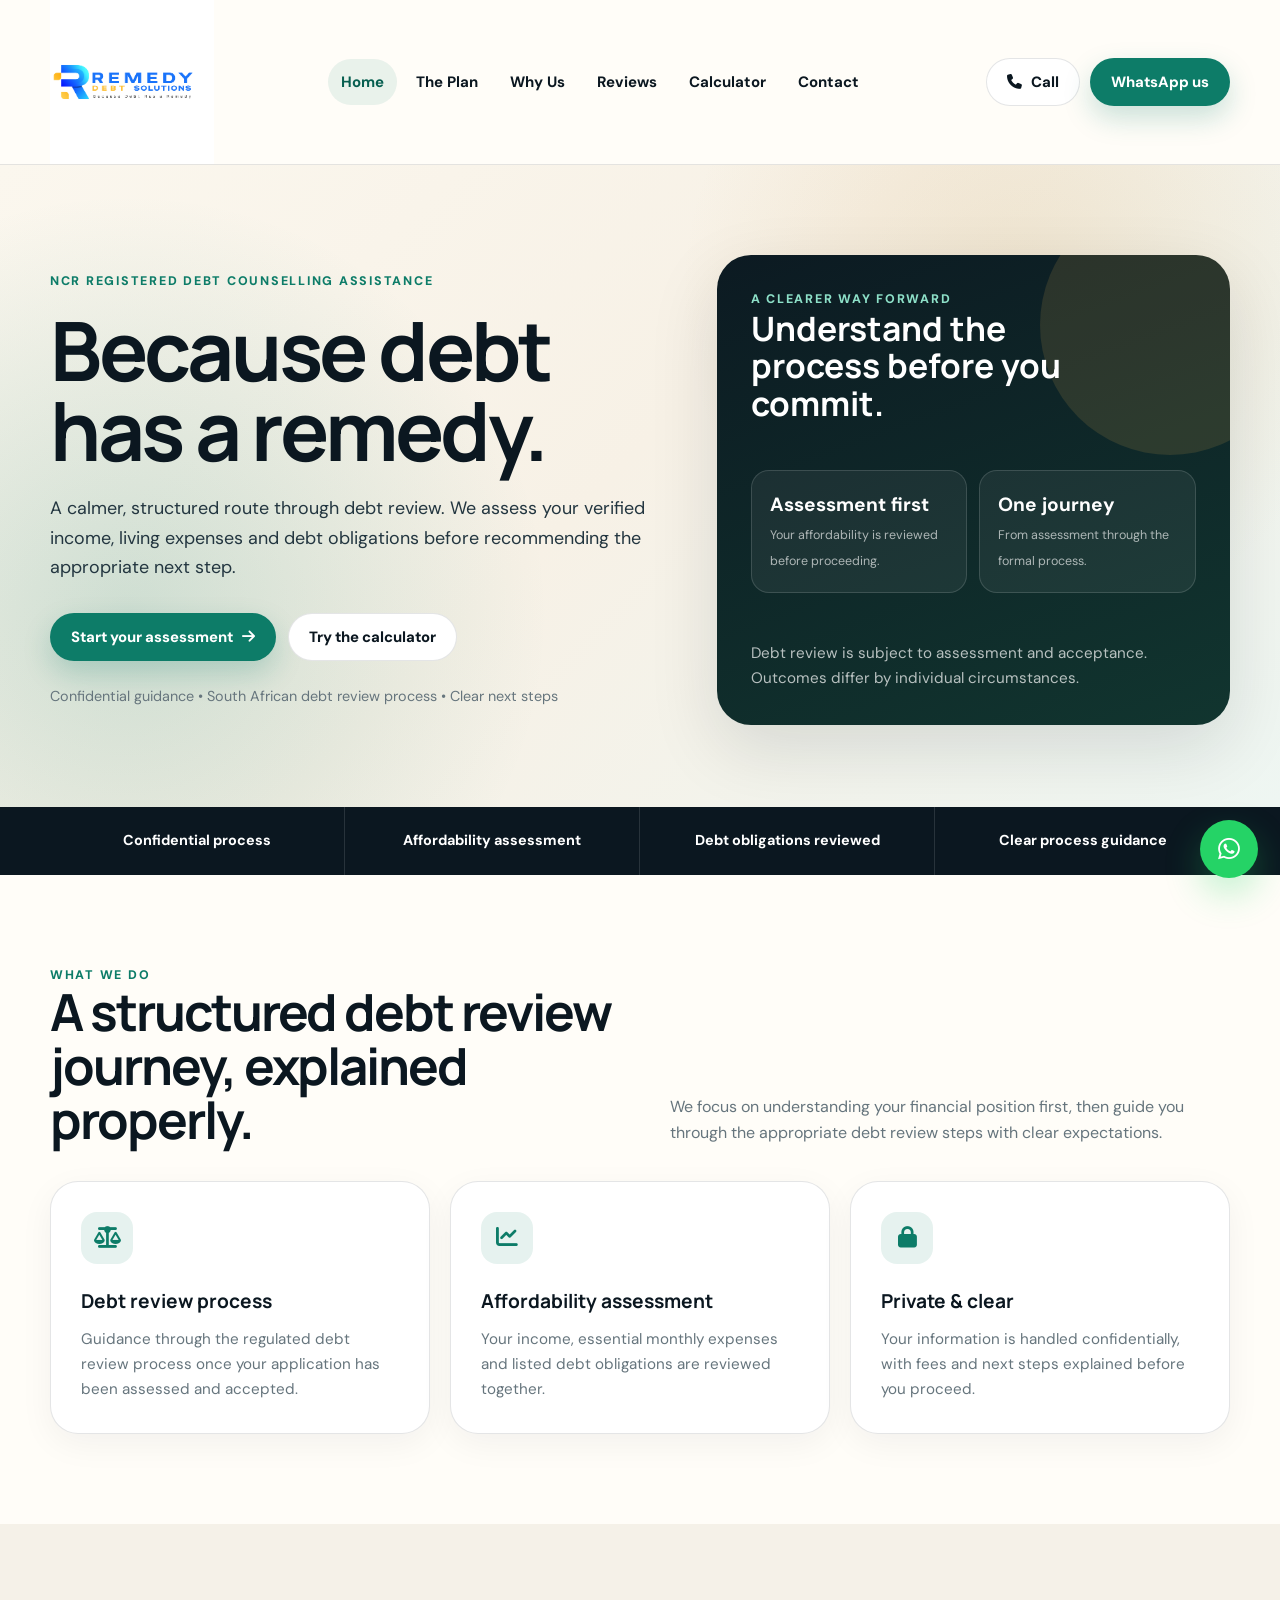
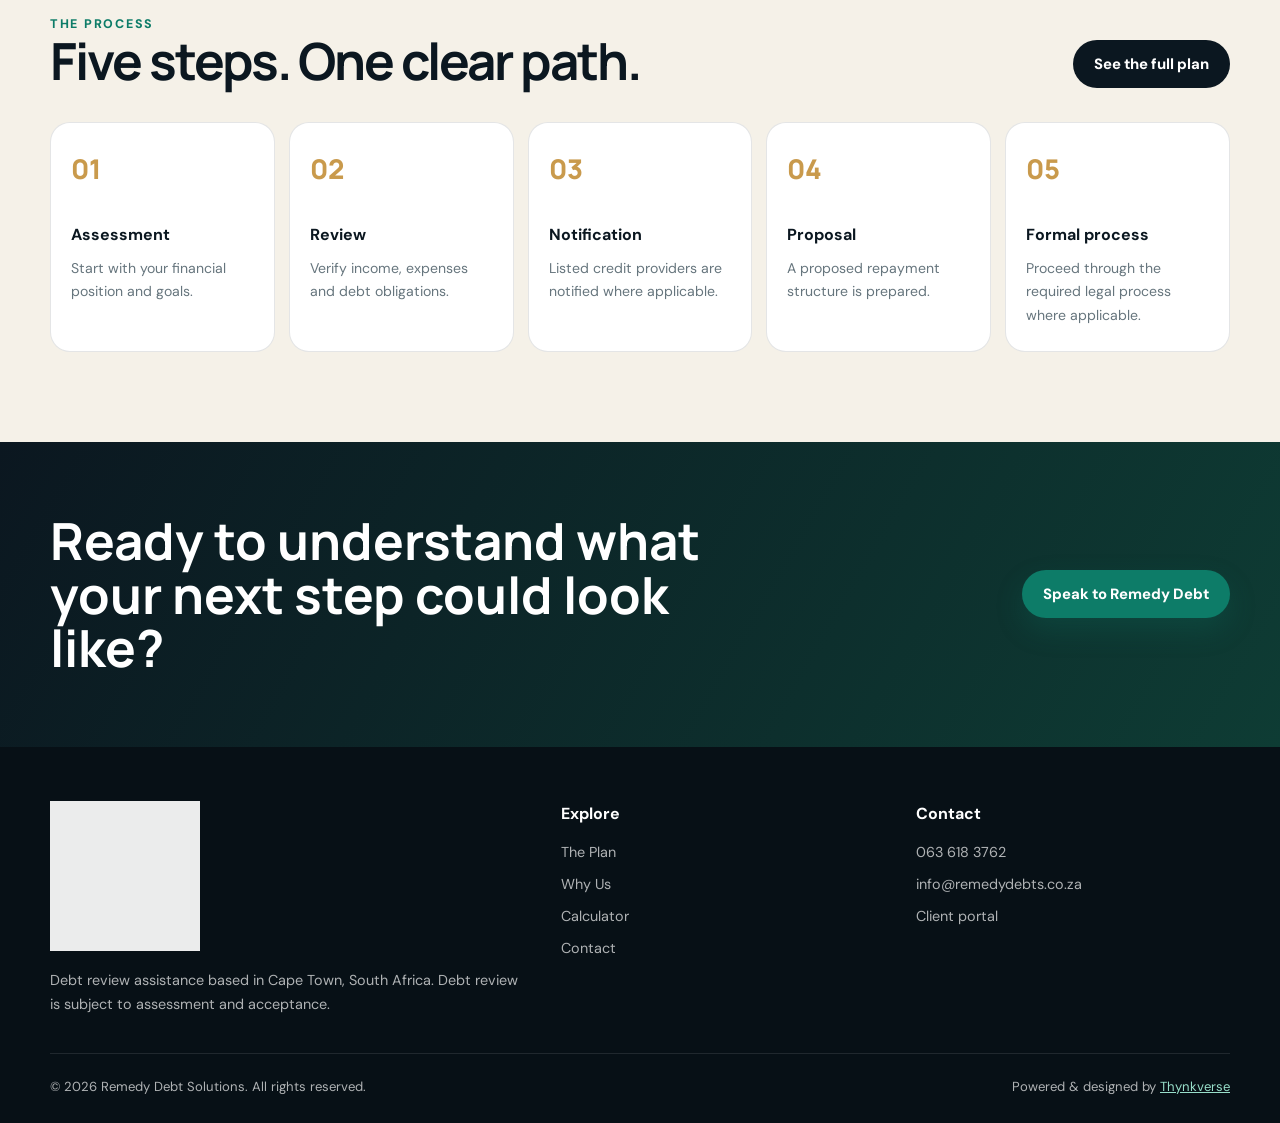
<file: index.html>
<!doctype html><html lang="en"><head><meta charset="utf-8"><meta name="viewport" content="width=device-width,initial-scale=1"><meta name="description" content="Remedy Debt Solutions provides confidential debt review assistance in South Africa."><title>Remedy Debt Solutions | Debt Review South Africa</title><link rel="stylesheet" href="/assets/css/style.css"><link rel="stylesheet" href="https://cdnjs.cloudflare.com/ajax/libs/font-awesome/6.5.0/css/all.min.css"></head><body>
<header class="site-header"><div class="container header-inner"><a class="brand" href="/"><img src="/Remedy%20Debt%20Solutions%20Logo.png" alt="Remedy Debt Solutions"></a><button class="menu-toggle" data-menu-toggle aria-expanded="false" aria-label="Open menu"><i class="fa-solid fa-bars"></i></button><nav class="main-nav" data-nav><a class="active" href="/">Home</a><a href="/the-plan">The Plan</a><a href="/why-us">Why Us</a><a href="/reviews">Reviews</a><a href="/calculator">Calculator</a><a href="/contact">Contact</a></nav><div class="header-actions"><a class="btn btn-light" href="tel:+27636183762"><i class="fa-solid fa-phone"></i> Call</a><a class="btn btn-primary" href="https://wa.me/27636183762" target="_blank">WhatsApp us</a></div></div></header>
<main><section class="hero"><div class="container hero-grid"><div><div class="eyebrow">NCR registered debt counselling assistance</div><h1>Because debt has a remedy.</h1><p>A calmer, structured route through debt review. We assess your verified income, living expenses and debt obligations before recommending the appropriate next step.</p><div class="hero-actions"><a class="btn btn-primary" href="/contact">Start your assessment <i class="fa-solid fa-arrow-right"></i></a><a class="btn btn-light" href="/calculator">Try the calculator</a></div><div class="hero-note">Confidential guidance • South African debt review process • Clear next steps</div></div><aside class="hero-card"><div><div class="eyebrow" style="color:#8de0c8">A clearer way forward</div><h2>Understand the process before you commit.</h2></div><div class="metric-row"><div class="metric"><strong>Assessment first</strong><span>Your affordability is reviewed before proceeding.</span></div><div class="metric"><strong>One journey</strong><span>From assessment through the formal process.</span></div></div><p>Debt review is subject to assessment and acceptance. Outcomes differ by individual circumstances.</p></aside></div></section>
<section class="trust-strip"><div class="container trust-grid"><div class="trust-item">Confidential process</div><div class="trust-item">Affordability assessment</div><div class="trust-item">Debt obligations reviewed</div><div class="trust-item">Clear process guidance</div></div></section>
<section class="section"><div class="container"><div class="section-head"><div><div class="eyebrow">What we do</div><h2 class="section-title">A structured debt review journey, explained properly.</h2></div><p class="section-copy">We focus on understanding your financial position first, then guide you through the appropriate debt review steps with clear expectations.</p></div><div class="card-grid"><article class="card"><div class="card-icon"><i class="fa-solid fa-scale-balanced"></i></div><h3>Debt review process</h3><p>Guidance through the regulated debt review process once your application has been assessed and accepted.</p></article><article class="card"><div class="card-icon"><i class="fa-solid fa-chart-line"></i></div><h3>Affordability assessment</h3><p>Your income, essential monthly expenses and listed debt obligations are reviewed together.</p></article><article class="card"><div class="card-icon"><i class="fa-solid fa-lock"></i></div><h3>Private & clear</h3><p>Your information is handled confidentially, with fees and next steps explained before you proceed.</p></article></div></div></section>
<section class="section alt"><div class="container"><div class="section-head"><div><div class="eyebrow">The process</div><h2 class="section-title">Five steps. One clear path.</h2></div><a class="btn btn-dark" href="/the-plan">See the full plan</a></div><div class="process"><div class="process-step"><h3>Assessment</h3><p>Start with your financial position and goals.</p></div><div class="process-step"><h3>Review</h3><p>Verify income, expenses and debt obligations.</p></div><div class="process-step"><h3>Notification</h3><p>Listed credit providers are notified where applicable.</p></div><div class="process-step"><h3>Proposal</h3><p>A proposed repayment structure is prepared.</p></div><div class="process-step"><h3>Formal process</h3><p>Proceed through the required legal process where applicable.</p></div></div></div></section>
<section class="cta-band"><div class="container cta-inner"><h2>Ready to understand what your next step could look like?</h2><a class="btn btn-primary" href="/contact">Speak to Remedy Debt</a></div></section></main>
<footer class="site-footer"><div class="container"><div class="footer-grid"><div class="footer-brand"><img src="/Remedy%20Debt%20Solutions%20Logo.png" alt="Remedy Debt Solutions"><p>Debt review assistance based in Cape Town, South Africa. Debt review is subject to assessment and acceptance.</p></div><div class="footer-col"><h4>Explore</h4><a href="/the-plan">The Plan</a><a href="/why-us">Why Us</a><a href="/calculator">Calculator</a><a href="/contact">Contact</a></div><div class="footer-col"><h4>Contact</h4><a href="tel:+27636183762">063 618 3762</a><a href="mailto:info@remedydebts.co.za">info@remedydebts.co.za</a><a href="/portal">Client portal</a></div></div><div class="footer-bottom"><span>© <span data-year></span> Remedy Debt Solutions. All rights reserved.</span><span>Powered & designed by <a href="https://www.thynkverse.co.za" target="_blank">Thynkverse</a></span></div></div></footer><a class="whatsapp-float" href="https://wa.me/27636183762" target="_blank" aria-label="WhatsApp Remedy Debt"><i class="fa-brands fa-whatsapp"></i></a><script src="/assets/js/site.js"></script></body></html>
</file>
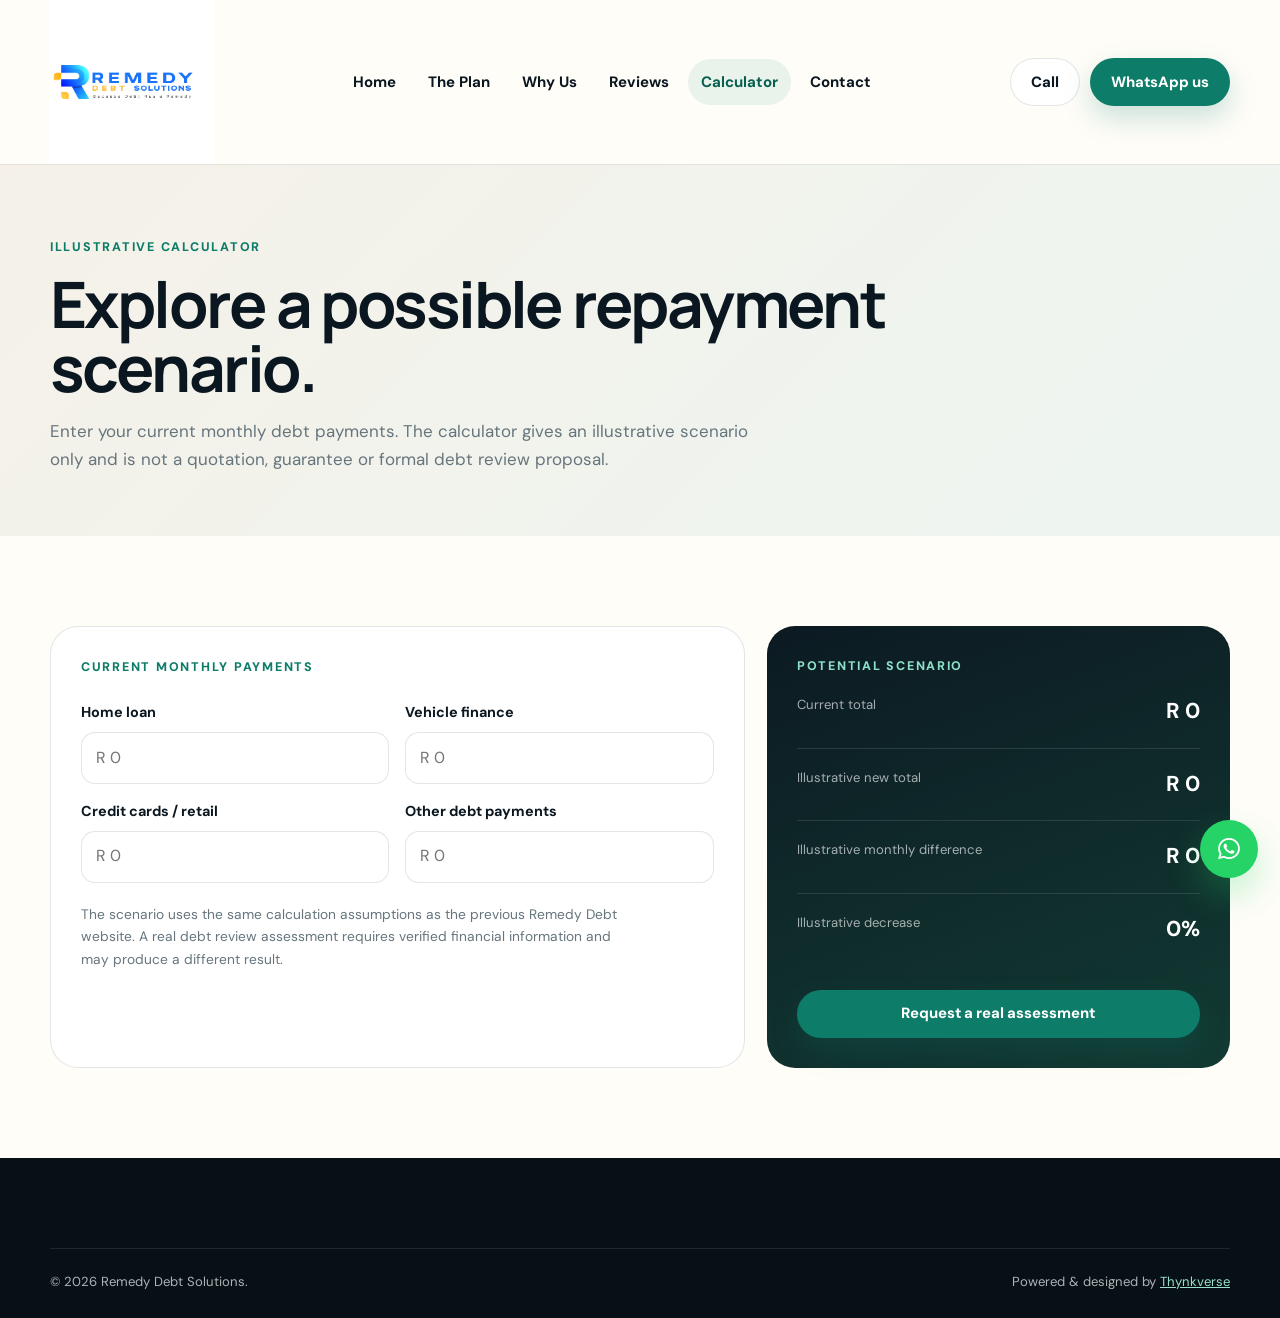
<file: calculator.html>
<!doctype html><html lang="en"><head><meta charset="utf-8"><meta name="viewport" content="width=device-width,initial-scale=1"><title>Calculator | Remedy Debt Solutions</title><link rel="stylesheet" href="/assets/css/style.css"><link rel="stylesheet" href="https://cdnjs.cloudflare.com/ajax/libs/font-awesome/6.5.0/css/all.min.css"></head><body><header class="site-header"><div class="container header-inner"><a class="brand" href="/"><img src="/Remedy%20Debt%20Solutions%20Logo.png" alt="Remedy Debt Solutions"></a><button class="menu-toggle" data-menu-toggle aria-expanded="false"><i class="fa-solid fa-bars"></i></button><nav class="main-nav" data-nav><a href="/">Home</a><a href="/the-plan">The Plan</a><a href="/why-us">Why Us</a><a href="/reviews">Reviews</a><a class="active" href="/calculator">Calculator</a><a href="/contact">Contact</a></nav><div class="header-actions"><a class="btn btn-light" href="tel:+27636183762">Call</a><a class="btn btn-primary" href="https://wa.me/27636183762" target="_blank">WhatsApp us</a></div></div></header><main><section class="page-hero"><div class="container"><div class="eyebrow">Illustrative calculator</div><h1>Explore a possible repayment scenario.</h1><p>Enter your current monthly debt payments. The calculator gives an illustrative scenario only and is not a quotation, guarantee or formal debt review proposal.</p></div></section><section class="section"><div class="container calc-wrap"><div class="calc-card"><div class="eyebrow">Current monthly payments</div><div class="calc-grid"><div class="field"><label for="home">Home loan</label><input id="home" type="number" min="0" placeholder="R 0"></div><div class="field"><label for="vehicle">Vehicle finance</label><input id="vehicle" type="number" min="0" placeholder="R 0"></div><div class="field"><label for="credit">Credit cards / retail</label><input id="credit" type="number" min="0" placeholder="R 0"></div><div class="field"><label for="other">Other debt payments</label><input id="other" type="number" min="0" placeholder="R 0"></div></div><p class="section-copy" style="margin-top:20px;font-size:.86rem">The scenario uses the same calculation assumptions as the previous Remedy Debt website. A real debt review assessment requires verified financial information and may produce a different result.</p></div><aside class="result-card"><div class="eyebrow" style="color:#8de0c8">Potential scenario</div><div class="result-row"><span>Current total</span><strong id="total">R 0</strong></div><div class="result-row"><span>Illustrative new total</span><strong id="new-total">R 0</strong></div><div class="result-row"><span>Illustrative monthly difference</span><strong id="savings">R 0</strong></div><div class="result-row"><span>Illustrative decrease</span><strong id="percent">0%</strong></div><a class="btn btn-primary" style="width:100%;margin-top:24px" href="/contact">Request a real assessment</a></aside></div></section></main><footer class="site-footer"><div class="container"><div class="footer-bottom"><span>© <span data-year></span> Remedy Debt Solutions.</span><span>Powered & designed by <a href="https://www.thynkverse.co.za">Thynkverse</a></span></div></div></footer><a class="whatsapp-float" href="https://wa.me/27636183762" target="_blank"><i class="fa-brands fa-whatsapp"></i></a><script src="/assets/js/site.js"></script><script>const fmt=v=>'R '+Math.round(v).toLocaleString('en-ZA');function calc(){const home=+document.getElementById('home').value||0,vehicle=+document.getElementById('vehicle').value||0,credit=+document.getElementById('credit').value||0,other=+document.getElementById('other').value||0,total=home+vehicle+credit+other,newTotal=Math.round(home*.75)+Math.round(vehicle*.72)+Math.round(credit*.30)+Math.round(other*.50),saving=total-newTotal,percent=total?Math.round(saving/total*100):0;document.getElementById('total').textContent=fmt(total);document.getElementById('new-total').textContent=fmt(newTotal);document.getElementById('savings').textContent=fmt(saving);document.getElementById('percent').textContent=percent+'%'}document.querySelectorAll('.field input').forEach(i=>i.addEventListener('input',calc));</script></body></html>
</file>
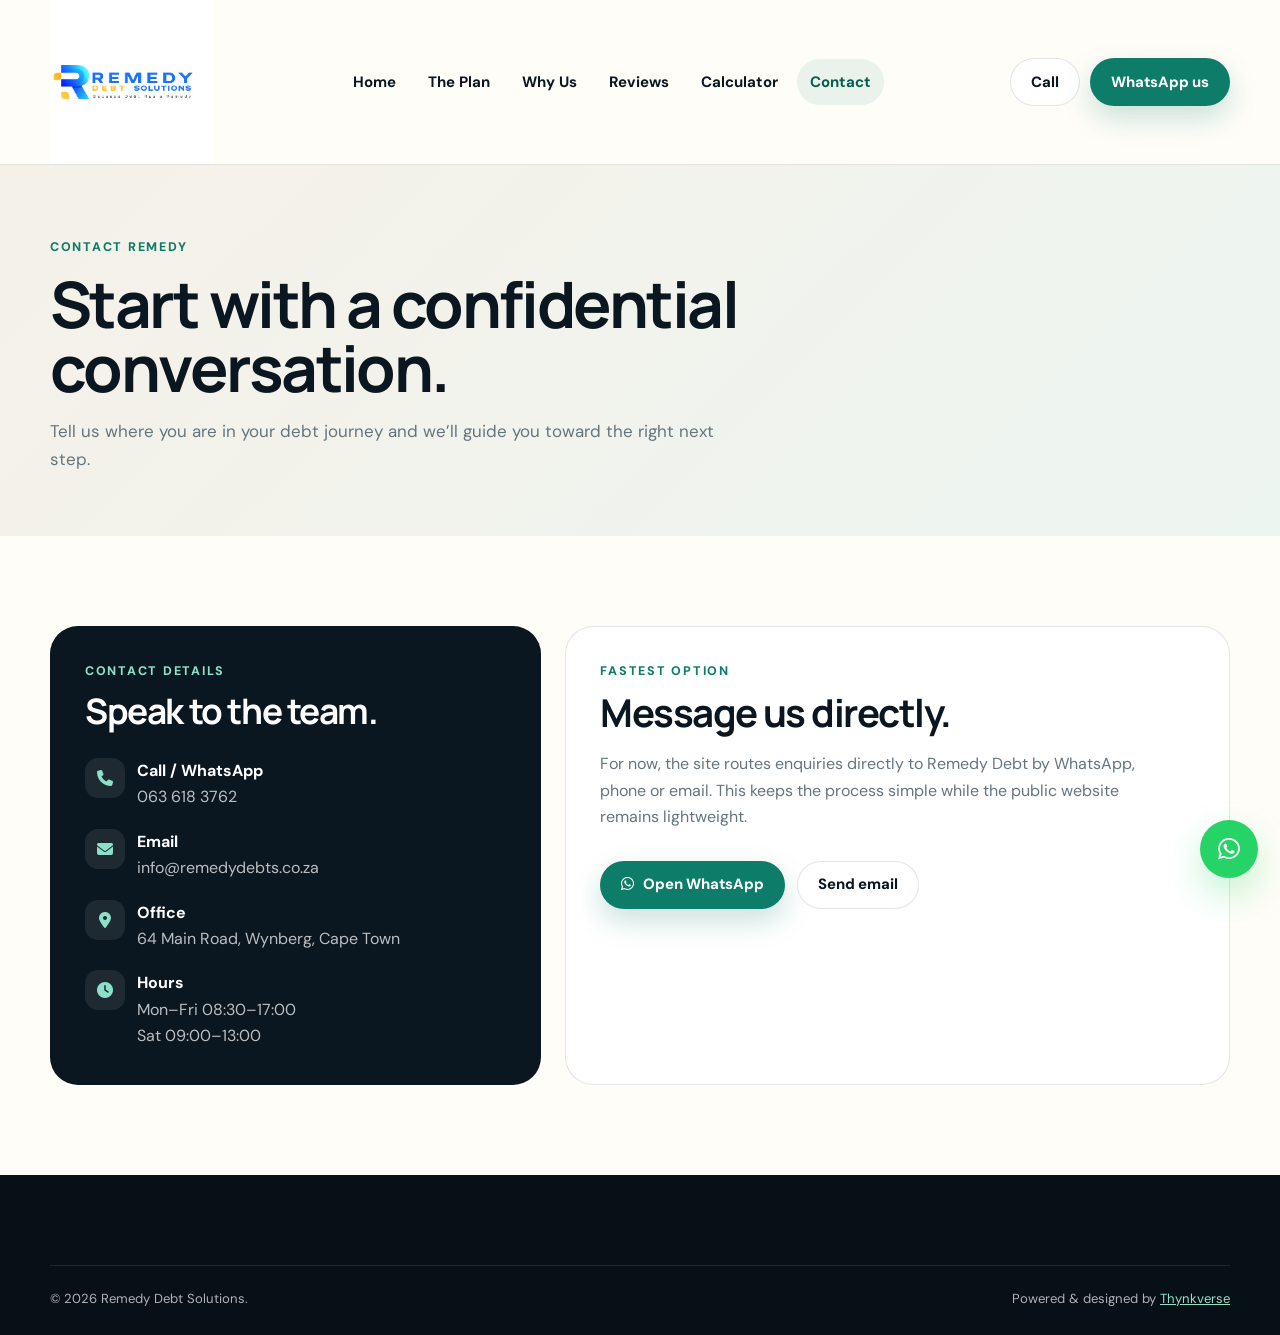
<file: contact.html>
<!doctype html><html lang="en"><head><meta charset="utf-8"><meta name="viewport" content="width=device-width,initial-scale=1"><title>Contact | Remedy Debt Solutions</title><link rel="stylesheet" href="/assets/css/style.css"><link rel="stylesheet" href="https://cdnjs.cloudflare.com/ajax/libs/font-awesome/6.5.0/css/all.min.css"></head><body><header class="site-header"><div class="container header-inner"><a class="brand" href="/"><img src="/Remedy%20Debt%20Solutions%20Logo.png" alt="Remedy Debt Solutions"></a><button class="menu-toggle" data-menu-toggle aria-expanded="false"><i class="fa-solid fa-bars"></i></button><nav class="main-nav" data-nav><a href="/">Home</a><a href="/the-plan">The Plan</a><a href="/why-us">Why Us</a><a href="/reviews">Reviews</a><a href="/calculator">Calculator</a><a class="active" href="/contact">Contact</a></nav><div class="header-actions"><a class="btn btn-light" href="tel:+27636183762">Call</a><a class="btn btn-primary" href="https://wa.me/27636183762" target="_blank">WhatsApp us</a></div></div></header><main><section class="page-hero"><div class="container"><div class="eyebrow">Contact Remedy</div><h1>Start with a confidential conversation.</h1><p>Tell us where you are in your debt journey and we’ll guide you toward the right next step.</p></div></section><section class="section"><div class="container contact-grid"><div class="contact-card"><div class="eyebrow" style="color:#8de0c8">Contact details</div><h2 class="section-title" style="font-size:2.2rem;margin-top:12px">Speak to the team.</h2><div class="contact-list"><div class="contact-row"><i class="fa-solid fa-phone"></i><div><strong>Call / WhatsApp</strong><br><a href="tel:+27636183762">063 618 3762</a></div></div><div class="contact-row"><i class="fa-solid fa-envelope"></i><div><strong>Email</strong><br><a href="mailto:info@remedydebts.co.za">info@remedydebts.co.za</a></div></div><div class="contact-row"><i class="fa-solid fa-location-dot"></i><div><strong>Office</strong><br><p>64 Main Road, Wynberg, Cape Town</p></div></div><div class="contact-row"><i class="fa-solid fa-clock"></i><div><strong>Hours</strong><br><p>Mon–Fri 08:30–17:00<br>Sat 09:00–13:00</p></div></div></div></div><div class="form-card"><div class="eyebrow">Fastest option</div><h2 class="section-title" style="font-size:2.4rem;margin:12px 0 18px">Message us directly.</h2><p class="section-copy">For now, the site routes enquiries directly to Remedy Debt by WhatsApp, phone or email. This keeps the process simple while the public website remains lightweight.</p><div class="hero-actions"><a class="btn btn-primary" href="https://wa.me/27636183762" target="_blank"><i class="fa-brands fa-whatsapp"></i> Open WhatsApp</a><a class="btn btn-light" href="mailto:info@remedydebts.co.za">Send email</a></div></div></div></section></main><footer class="site-footer"><div class="container"><div class="footer-bottom"><span>© <span data-year></span> Remedy Debt Solutions.</span><span>Powered & designed by <a href="https://www.thynkverse.co.za">Thynkverse</a></span></div></div></footer><a class="whatsapp-float" href="https://wa.me/27636183762" target="_blank"><i class="fa-brands fa-whatsapp"></i></a><script src="/assets/js/site.js"></script></body></html>
</file>
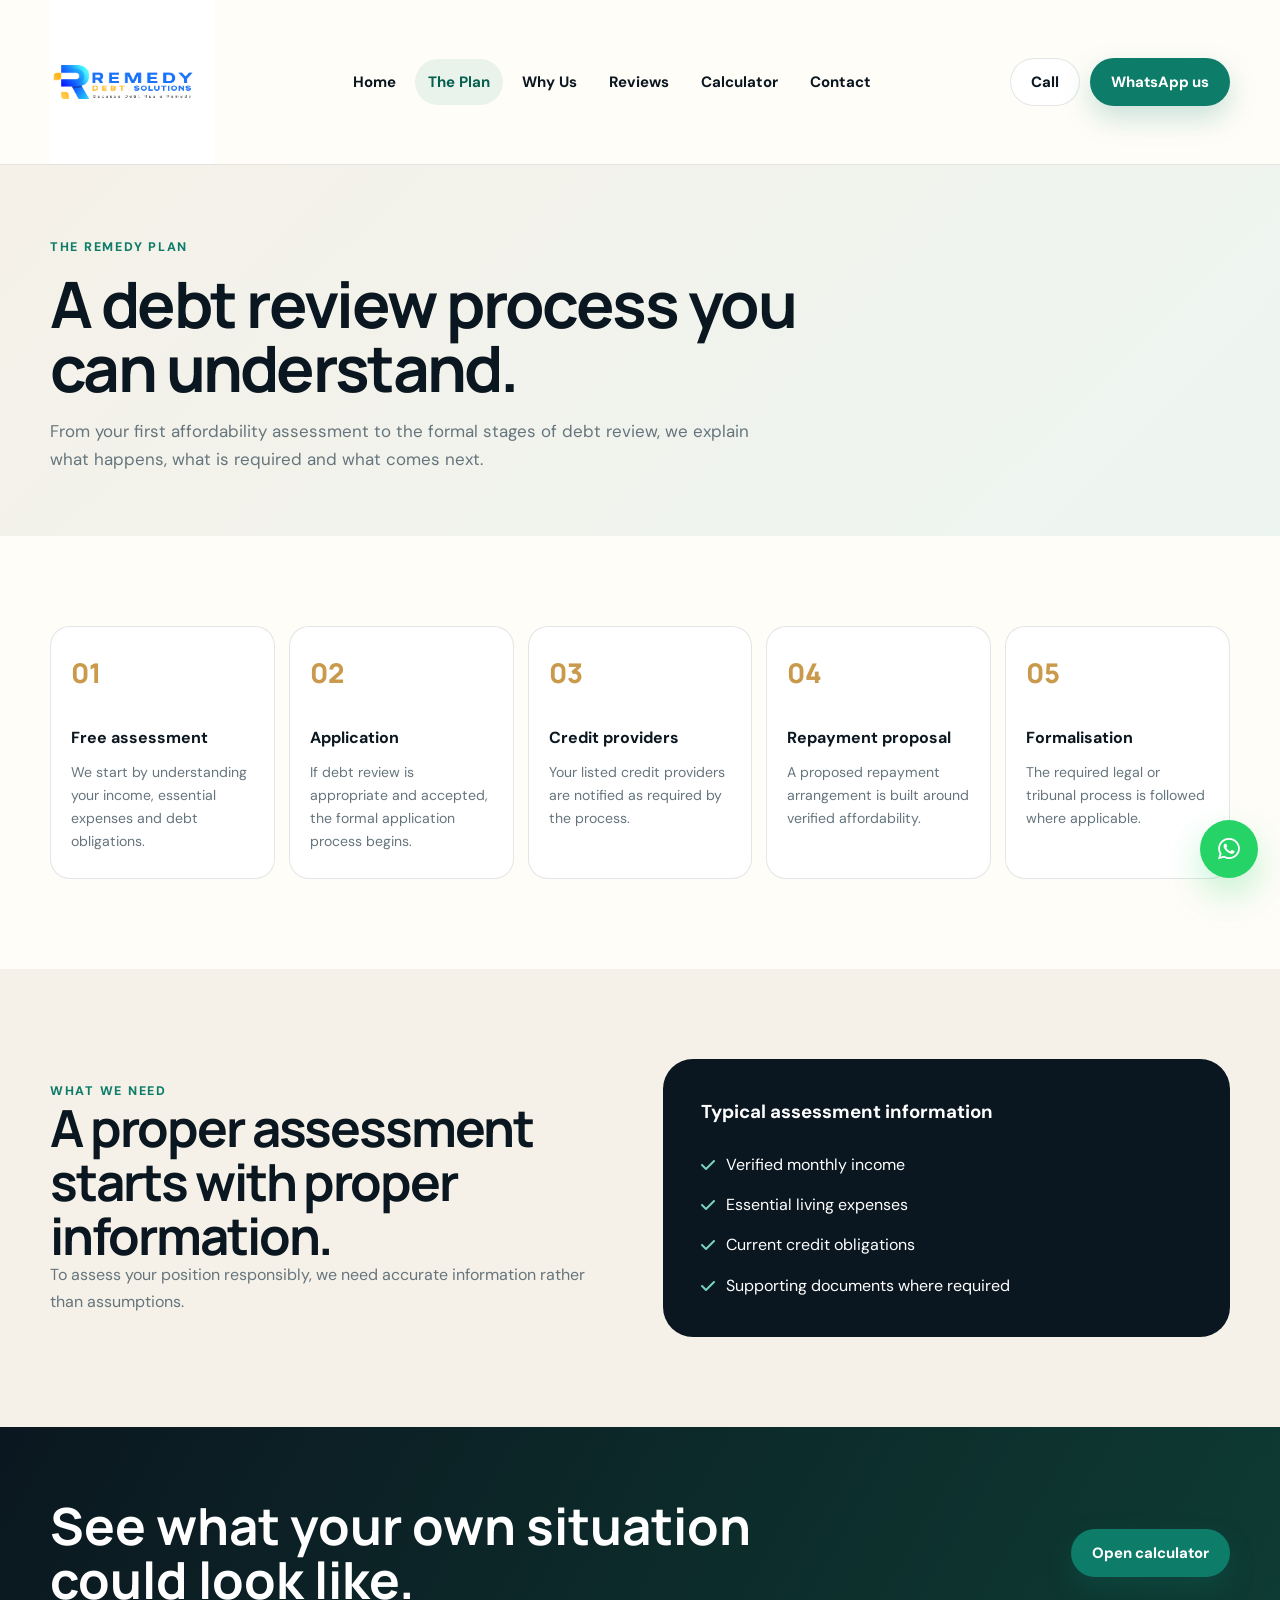
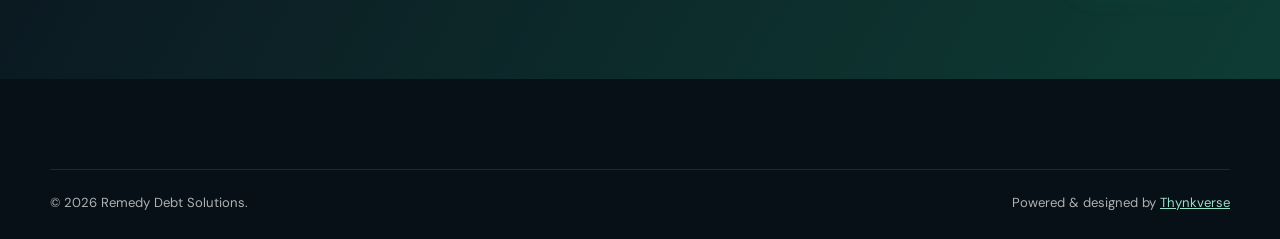
<file: plan.html>
<!doctype html><html lang="en"><head><meta charset="utf-8"><meta name="viewport" content="width=device-width,initial-scale=1"><title>The Plan | Remedy Debt Solutions</title><link rel="stylesheet" href="/assets/css/style.css"><link rel="stylesheet" href="https://cdnjs.cloudflare.com/ajax/libs/font-awesome/6.5.0/css/all.min.css"></head><body><header class="site-header"><div class="container header-inner"><a class="brand" href="/"><img src="/Remedy%20Debt%20Solutions%20Logo.png" alt="Remedy Debt Solutions"></a><button class="menu-toggle" data-menu-toggle aria-expanded="false"><i class="fa-solid fa-bars"></i></button><nav class="main-nav" data-nav><a href="/">Home</a><a class="active" href="/the-plan">The Plan</a><a href="/why-us">Why Us</a><a href="/reviews">Reviews</a><a href="/calculator">Calculator</a><a href="/contact">Contact</a></nav><div class="header-actions"><a class="btn btn-light" href="tel:+27636183762">Call</a><a class="btn btn-primary" href="https://wa.me/27636183762" target="_blank">WhatsApp us</a></div></div></header><main><section class="page-hero"><div class="container"><div class="eyebrow">The Remedy plan</div><h1>A debt review process you can understand.</h1><p>From your first affordability assessment to the formal stages of debt review, we explain what happens, what is required and what comes next.</p></div></section><section class="section"><div class="container"><div class="process"><div class="process-step"><h3>Free assessment</h3><p>We start by understanding your income, essential expenses and debt obligations.</p></div><div class="process-step"><h3>Application</h3><p>If debt review is appropriate and accepted, the formal application process begins.</p></div><div class="process-step"><h3>Credit providers</h3><p>Your listed credit providers are notified as required by the process.</p></div><div class="process-step"><h3>Repayment proposal</h3><p>A proposed repayment arrangement is built around verified affordability.</p></div><div class="process-step"><h3>Formalisation</h3><p>The required legal or tribunal process is followed where applicable.</p></div></div></div></section><section class="section alt"><div class="container split"><div><div class="eyebrow">What we need</div><h2 class="section-title">A proper assessment starts with proper information.</h2><p class="section-copy">To assess your position responsibly, we need accurate information rather than assumptions.</p></div><div class="panel-dark"><h3>Typical assessment information</h3><ul class="check-list"><li><i class="fa-solid fa-check"></i><span>Verified monthly income</span></li><li><i class="fa-solid fa-check"></i><span>Essential living expenses</span></li><li><i class="fa-solid fa-check"></i><span>Current credit obligations</span></li><li><i class="fa-solid fa-check"></i><span>Supporting documents where required</span></li></ul></div></div></section><section class="cta-band"><div class="container cta-inner"><h2>See what your own situation could look like.</h2><a class="btn btn-primary" href="/calculator">Open calculator</a></div></section></main><footer class="site-footer"><div class="container"><div class="footer-bottom"><span>© <span data-year></span> Remedy Debt Solutions.</span><span>Powered & designed by <a href="https://www.thynkverse.co.za">Thynkverse</a></span></div></div></footer><a class="whatsapp-float" href="https://wa.me/27636183762" target="_blank"><i class="fa-brands fa-whatsapp"></i></a><script src="/assets/js/site.js"></script></body></html>
</file>
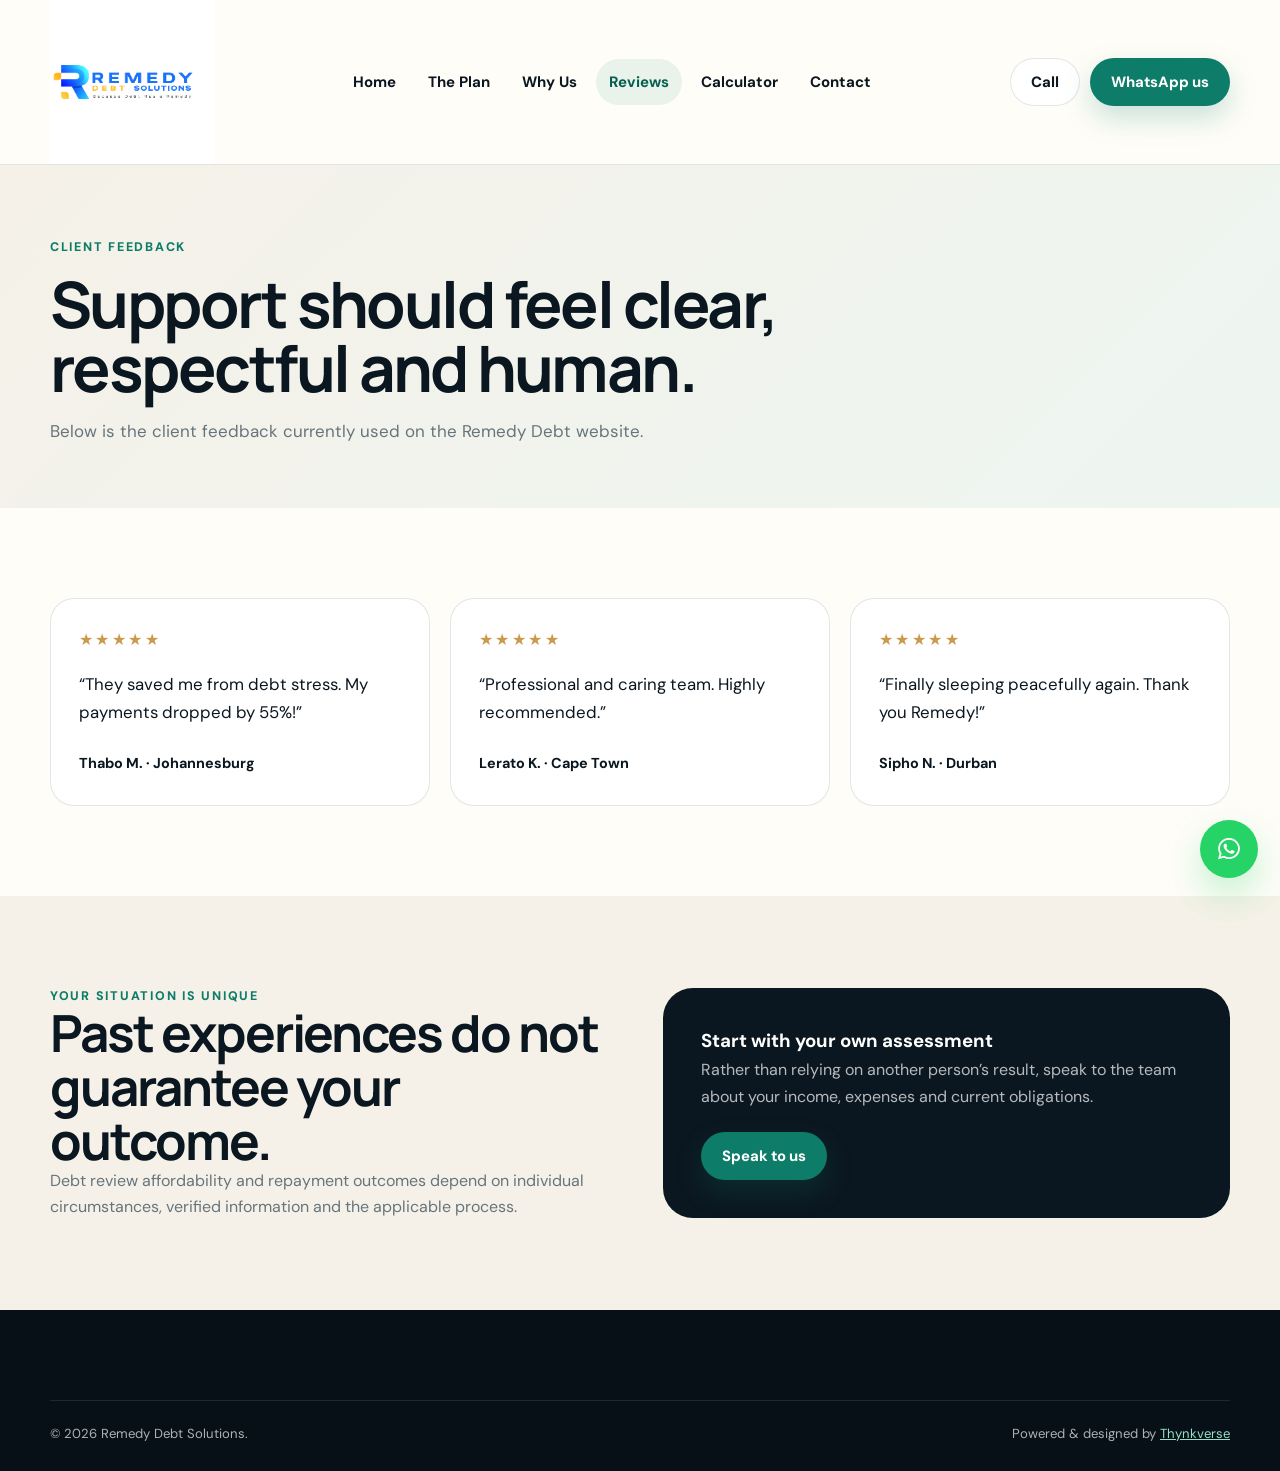
<file: reviews.html>
<!doctype html><html lang="en"><head><meta charset="utf-8"><meta name="viewport" content="width=device-width,initial-scale=1"><title>Reviews | Remedy Debt Solutions</title><link rel="stylesheet" href="/assets/css/style.css"><link rel="stylesheet" href="https://cdnjs.cloudflare.com/ajax/libs/font-awesome/6.5.0/css/all.min.css"></head><body><header class="site-header"><div class="container header-inner"><a class="brand" href="/"><img src="/Remedy%20Debt%20Solutions%20Logo.png" alt="Remedy Debt Solutions"></a><button class="menu-toggle" data-menu-toggle aria-expanded="false"><i class="fa-solid fa-bars"></i></button><nav class="main-nav" data-nav><a href="/">Home</a><a href="/the-plan">The Plan</a><a href="/why-us">Why Us</a><a class="active" href="/reviews">Reviews</a><a href="/calculator">Calculator</a><a href="/contact">Contact</a></nav><div class="header-actions"><a class="btn btn-light" href="tel:+27636183762">Call</a><a class="btn btn-primary" href="https://wa.me/27636183762" target="_blank">WhatsApp us</a></div></div></header><main><section class="page-hero"><div class="container"><div class="eyebrow">Client feedback</div><h1>Support should feel clear, respectful and human.</h1><p>Below is the client feedback currently used on the Remedy Debt website.</p></div></section><section class="section"><div class="container"><div class="quote-grid"><article class="quote-card"><div class="stars">★★★★★</div><blockquote>“They saved me from debt stress. My payments dropped by 55%!”</blockquote><strong>Thabo M. · Johannesburg</strong></article><article class="quote-card"><div class="stars">★★★★★</div><blockquote>“Professional and caring team. Highly recommended.”</blockquote><strong>Lerato K. · Cape Town</strong></article><article class="quote-card"><div class="stars">★★★★★</div><blockquote>“Finally sleeping peacefully again. Thank you Remedy!”</blockquote><strong>Sipho N. · Durban</strong></article></div></div></section><section class="section alt"><div class="container split"><div><div class="eyebrow">Your situation is unique</div><h2 class="section-title">Past experiences do not guarantee your outcome.</h2><p class="section-copy">Debt review affordability and repayment outcomes depend on individual circumstances, verified information and the applicable process.</p></div><div class="panel-dark"><h3>Start with your own assessment</h3><p>Rather than relying on another person’s result, speak to the team about your income, expenses and current obligations.</p><a class="btn btn-primary" style="margin-top:22px" href="/contact">Speak to us</a></div></div></section></main><footer class="site-footer"><div class="container"><div class="footer-bottom"><span>© <span data-year></span> Remedy Debt Solutions.</span><span>Powered & designed by <a href="https://www.thynkverse.co.za">Thynkverse</a></span></div></div></footer><a class="whatsapp-float" href="https://wa.me/27636183762" target="_blank"><i class="fa-brands fa-whatsapp"></i></a><script src="/assets/js/site.js"></script></body></html>
</file>
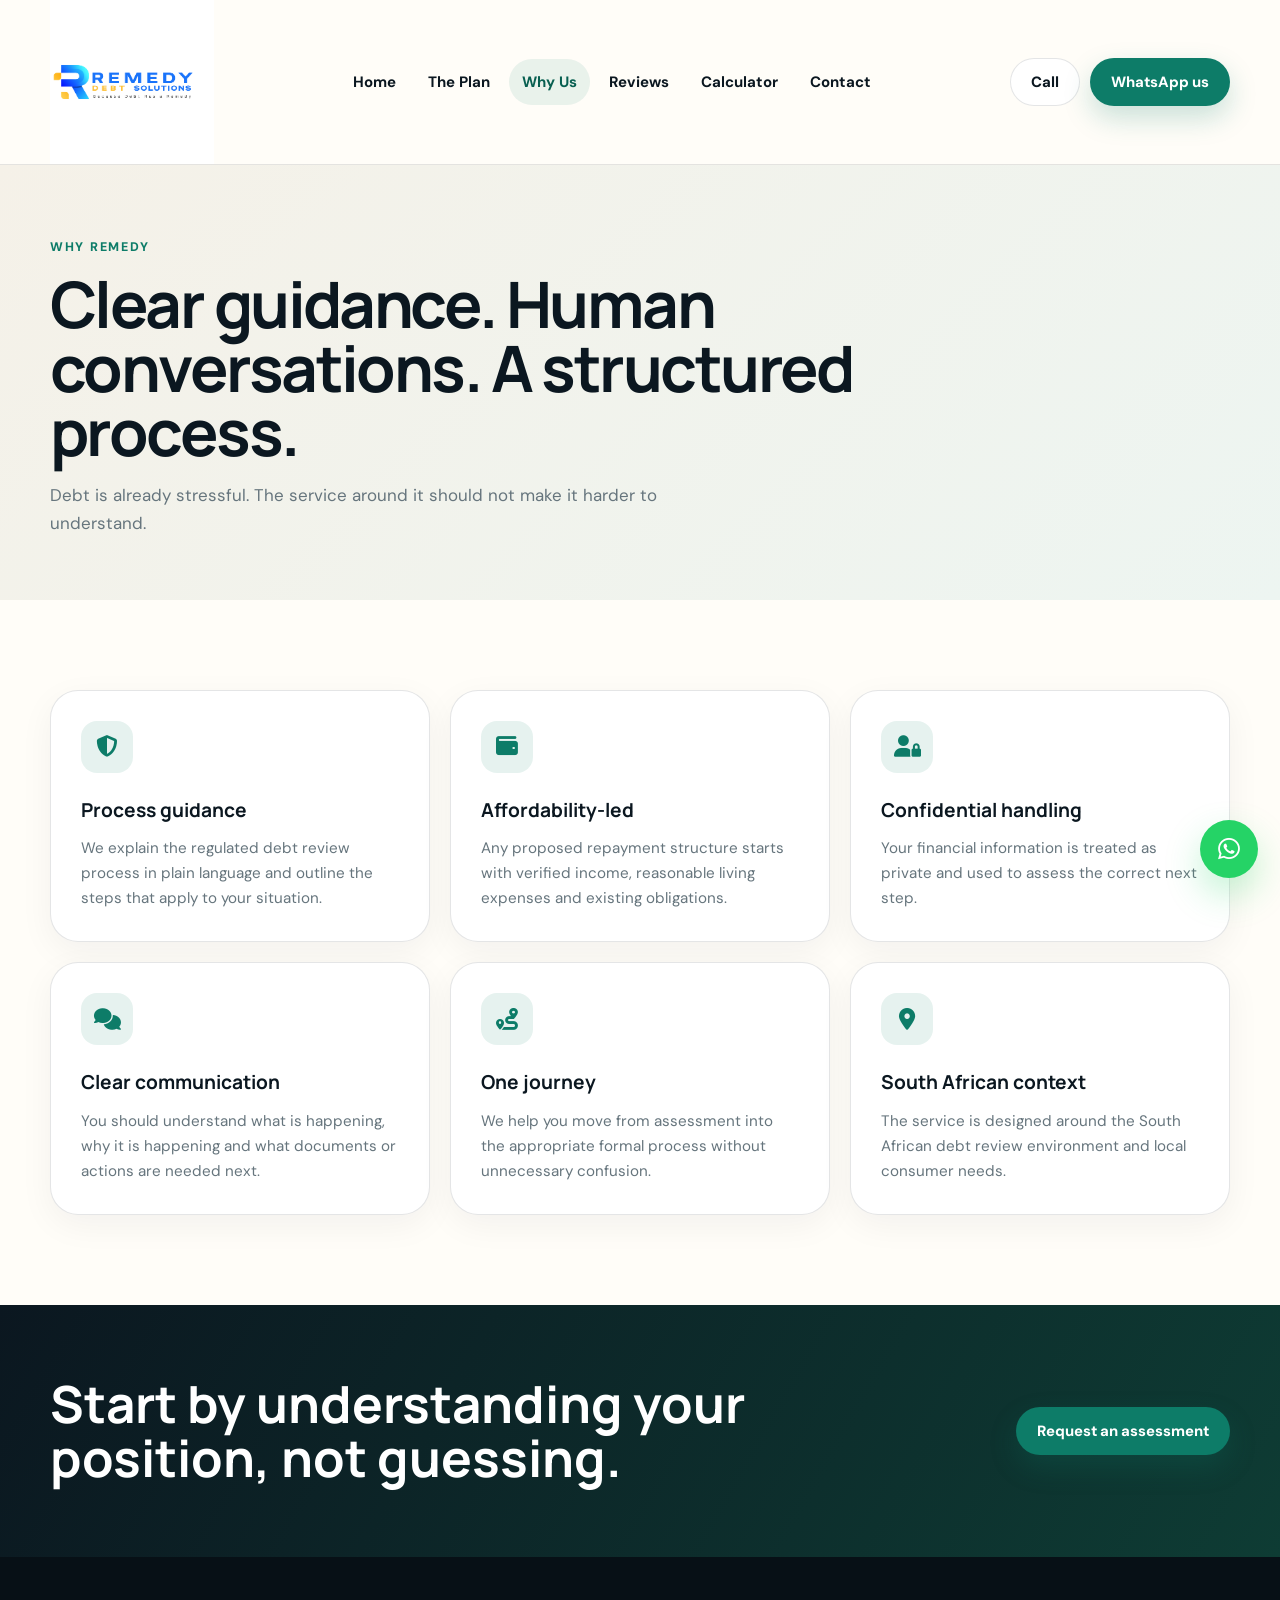
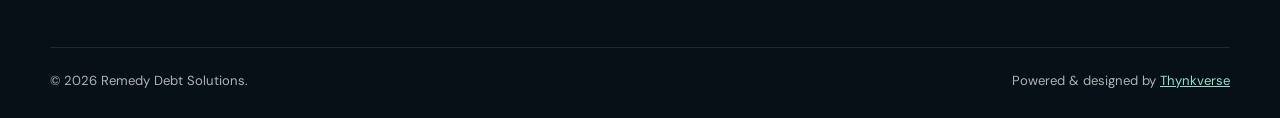
<file: why.html>
<!doctype html><html lang="en"><head><meta charset="utf-8"><meta name="viewport" content="width=device-width,initial-scale=1"><title>Why Us | Remedy Debt Solutions</title><link rel="stylesheet" href="/assets/css/style.css"><link rel="stylesheet" href="https://cdnjs.cloudflare.com/ajax/libs/font-awesome/6.5.0/css/all.min.css"></head><body><header class="site-header"><div class="container header-inner"><a class="brand" href="/"><img src="/Remedy%20Debt%20Solutions%20Logo.png" alt="Remedy Debt Solutions"></a><button class="menu-toggle" data-menu-toggle aria-expanded="false"><i class="fa-solid fa-bars"></i></button><nav class="main-nav" data-nav><a href="/">Home</a><a href="/the-plan">The Plan</a><a class="active" href="/why-us">Why Us</a><a href="/reviews">Reviews</a><a href="/calculator">Calculator</a><a href="/contact">Contact</a></nav><div class="header-actions"><a class="btn btn-light" href="tel:+27636183762">Call</a><a class="btn btn-primary" href="https://wa.me/27636183762" target="_blank">WhatsApp us</a></div></div></header><main><section class="page-hero"><div class="container"><div class="eyebrow">Why Remedy</div><h1>Clear guidance. Human conversations. A structured process.</h1><p>Debt is already stressful. The service around it should not make it harder to understand.</p></div></section><section class="section"><div class="container"><div class="card-grid"><article class="card"><div class="card-icon"><i class="fa-solid fa-shield-halved"></i></div><h3>Process guidance</h3><p>We explain the regulated debt review process in plain language and outline the steps that apply to your situation.</p></article><article class="card"><div class="card-icon"><i class="fa-solid fa-wallet"></i></div><h3>Affordability-led</h3><p>Any proposed repayment structure starts with verified income, reasonable living expenses and existing obligations.</p></article><article class="card"><div class="card-icon"><i class="fa-solid fa-user-lock"></i></div><h3>Confidential handling</h3><p>Your financial information is treated as private and used to assess the correct next step.</p></article><article class="card"><div class="card-icon"><i class="fa-solid fa-comments"></i></div><h3>Clear communication</h3><p>You should understand what is happening, why it is happening and what documents or actions are needed next.</p></article><article class="card"><div class="card-icon"><i class="fa-solid fa-route"></i></div><h3>One journey</h3><p>We help you move from assessment into the appropriate formal process without unnecessary confusion.</p></article><article class="card"><div class="card-icon"><i class="fa-solid fa-location-dot"></i></div><h3>South African context</h3><p>The service is designed around the South African debt review environment and local consumer needs.</p></article></div></div></section><section class="cta-band"><div class="container cta-inner"><h2>Start by understanding your position, not guessing.</h2><a class="btn btn-primary" href="/contact">Request an assessment</a></div></section></main><footer class="site-footer"><div class="container"><div class="footer-bottom"><span>© <span data-year></span> Remedy Debt Solutions.</span><span>Powered & designed by <a href="https://www.thynkverse.co.za">Thynkverse</a></span></div></div></footer><a class="whatsapp-float" href="https://wa.me/27636183762" target="_blank"><i class="fa-brands fa-whatsapp"></i></a><script src="/assets/js/site.js"></script></body></html>
</file>
<file: assets/css/style.css>
@import url('https://fonts.googleapis.com/css2?family=DM+Sans:wght@400;500;600;700&family=Manrope:wght@500;600;700;800&display=swap');

:root {
  --ink: #0b1720;
  --ink-soft: #233640;
  --cream: #f5f1e8;
  --paper: #fffdf8;
  --white: #ffffff;
  --emerald: #0d7c68;
  --emerald-dark: #075f50;
  --gold: #c99a4c;
  --line: rgba(11, 23, 32, 0.11);
  --muted: #66757d;
  --shadow: 0 24px 70px rgba(11, 23, 32, 0.12);
  --radius-lg: 28px;
  --radius-md: 18px;
  --max: 1180px;
}

* { box-sizing: border-box; margin: 0; padding: 0; }
html { scroll-behavior: smooth; }
body {
  font-family: 'DM Sans', sans-serif;
  color: var(--ink);
  background: var(--paper);
  line-height: 1.65;
  -webkit-font-smoothing: antialiased;
}
a { color: inherit; }
img { max-width: 100%; display: block; }

.container { width: min(var(--max), calc(100% - 40px)); margin: 0 auto; }
.eyebrow {
  text-transform: uppercase;
  letter-spacing: .14em;
  font-size: .78rem;
  font-weight: 800;
  color: var(--emerald);
}

.site-header {
  position: sticky;
  top: 0;
  z-index: 1000;
  background: rgba(255, 253, 248, .94);
  backdrop-filter: blur(16px);
  border-bottom: 1px solid var(--line);
}
.header-inner {
  min-height: 88px;
  display: grid;
  grid-template-columns: auto 1fr auto;
  gap: 28px;
  align-items: center;
}
.brand img { width: 164px; height: auto; }
.main-nav { display: flex; align-items: center; justify-content: center; gap: 6px; }
.main-nav a {
  text-decoration: none;
  font-size: .94rem;
  font-weight: 700;
  padding: 11px 13px;
  border-radius: 999px;
  transition: .2s ease;
}
.main-nav a:hover,
.main-nav a.active { background: rgba(13, 124, 104, .09); color: var(--emerald-dark); }
.header-actions { display: flex; align-items: center; gap: 10px; }
.menu-toggle {
  display: none;
  width: 44px;
  height: 44px;
  border-radius: 50%;
  border: 1px solid var(--line);
  background: var(--white);
  font-size: 1.1rem;
  cursor: pointer;
}

.btn {
  display: inline-flex;
  align-items: center;
  justify-content: center;
  gap: 9px;
  min-height: 48px;
  padding: 0 20px;
  border-radius: 999px;
  border: 1px solid transparent;
  text-decoration: none;
  font-weight: 800;
  font-size: .93rem;
  transition: transform .2s ease, box-shadow .2s ease, background .2s ease;
  cursor: pointer;
}
.btn:hover { transform: translateY(-2px); }
.btn-primary { background: var(--emerald); color: var(--white); box-shadow: 0 12px 28px rgba(13,124,104,.22); }
.btn-primary:hover { background: var(--emerald-dark); }
.btn-dark { background: var(--ink); color: var(--white); }
.btn-light { background: var(--white); border-color: var(--line); }

.hero {
  position: relative;
  overflow: hidden;
  padding: 90px 0 82px;
  background:
    radial-gradient(circle at 80% 20%, rgba(201,154,76,.17), transparent 30%),
    radial-gradient(circle at 10% 70%, rgba(13,124,104,.18), transparent 34%),
    linear-gradient(135deg, #fbf7ee 0%, #f7f1e6 48%, #eef6f2 100%);
}
.hero-grid {
  display: grid;
  grid-template-columns: 1.08fr .92fr;
  align-items: center;
  gap: 64px;
}
.hero h1,
.page-hero h1,
.section-title {
  font-family: 'Manrope', sans-serif;
  letter-spacing: -.04em;
}
.hero h1 { font-size: clamp(3rem, 6.4vw, 5.8rem); line-height: .98; margin: 18px 0 24px; max-width: 850px; }
.hero p { max-width: 680px; color: var(--ink-soft); font-size: 1.12rem; }
.hero-actions { display: flex; gap: 12px; flex-wrap: wrap; margin-top: 30px; }
.hero-note { margin-top: 24px; color: var(--muted); font-size: .9rem; }

.hero-card {
  min-height: 470px;
  border-radius: 34px;
  padding: 34px;
  color: var(--white);
  background: linear-gradient(160deg, #0c1a22 0%, #11352f 100%);
  box-shadow: var(--shadow);
  display: flex;
  flex-direction: column;
  justify-content: space-between;
  position: relative;
  overflow: hidden;
}
.hero-card:before {
  content: '';
  position: absolute;
  width: 260px;
  height: 260px;
  border-radius: 50%;
  right: -70px;
  top: -60px;
  background: rgba(201,154,76,.16);
}
.hero-card h2 { font-family: 'Manrope', sans-serif; font-size: 2.1rem; max-width: 360px; line-height: 1.12; position: relative; }
.hero-card p { color: rgba(255,255,255,.7); font-size: .95rem; position: relative; }
.metric-row { display: grid; grid-template-columns: repeat(2,1fr); gap: 12px; position: relative; }
.metric { padding: 18px; border: 1px solid rgba(255,255,255,.14); border-radius: 18px; background: rgba(255,255,255,.06); }
.metric strong { display: block; font-size: 1.2rem; }
.metric span { font-size: .78rem; color: rgba(255,255,255,.64); }

.trust-strip { background: var(--ink); color: var(--white); }
.trust-grid { display: grid; grid-template-columns: repeat(4,1fr); }
.trust-item { padding: 22px 18px; text-align: center; border-right: 1px solid rgba(255,255,255,.12); font-size: .9rem; font-weight: 700; }
.trust-item:last-child { border-right: 0; }

.section { padding: 90px 0; }
.section.alt { background: var(--cream); }
.section-head { display: flex; justify-content: space-between; gap: 30px; align-items: end; margin-bottom: 34px; }
.section-title { font-size: clamp(2.2rem, 4vw, 3.8rem); line-height: 1.05; max-width: 760px; }
.section-copy { max-width: 560px; color: var(--muted); }

.card-grid { display: grid; grid-template-columns: repeat(3,1fr); gap: 20px; }
.card {
  background: var(--white);
  border: 1px solid var(--line);
  border-radius: var(--radius-lg);
  padding: 30px;
  min-height: 240px;
  box-shadow: 0 10px 34px rgba(11,23,32,.05);
  transition: .25s ease;
}
.card:hover { transform: translateY(-6px); box-shadow: var(--shadow); }
.card-icon {
  width: 52px;
  height: 52px;
  display: grid;
  place-items: center;
  border-radius: 16px;
  background: rgba(13,124,104,.1);
  color: var(--emerald);
  font-size: 1.35rem;
  margin-bottom: 22px;
}
.card h3 { font-family: 'Manrope', sans-serif; font-size: 1.2rem; margin-bottom: 10px; }
.card p { color: var(--muted); font-size: .95rem; }

.process { display: grid; grid-template-columns: repeat(5,1fr); gap: 14px; counter-reset: step; }
.process-step { background: var(--white); border: 1px solid var(--line); border-radius: 20px; padding: 24px 20px; }
.process-step:before {
  counter-increment: step;
  content: counter(step, decimal-leading-zero);
  display: block;
  color: var(--gold);
  font-family: 'Manrope', sans-serif;
  font-size: 1.7rem;
  font-weight: 800;
  margin-bottom: 30px;
}
.process-step h3 { font-size: 1rem; margin-bottom: 9px; }
.process-step p { color: var(--muted); font-size: .88rem; }

.split { display: grid; grid-template-columns: 1fr 1fr; gap: 46px; align-items: center; }
.panel-dark { background: var(--ink); color: var(--white); border-radius: 30px; padding: 38px; }
.panel-dark p { color: rgba(255,255,255,.7); }
.check-list { list-style: none; display: grid; gap: 14px; margin-top: 24px; }
.check-list li { display: flex; gap: 11px; align-items: flex-start; }
.check-list i { color: #78d6bd; margin-top: 5px; }

.page-hero { padding: 72px 0 62px; background: linear-gradient(135deg, var(--cream), #edf5f1); }
.page-hero h1 { font-size: clamp(2.8rem, 5vw, 4.8rem); line-height: 1; margin: 14px 0 18px; max-width: 850px; }
.page-hero p { max-width: 700px; color: var(--muted); font-size: 1.06rem; }

.quote-grid { display: grid; grid-template-columns: repeat(3,1fr); gap: 20px; }
.quote-card { background: var(--white); border: 1px solid var(--line); border-radius: 24px; padding: 28px; }
.quote-card .stars { color: var(--gold); margin-bottom: 18px; letter-spacing: .15em; }
.quote-card blockquote { font-size: 1.05rem; margin-bottom: 24px; }
.quote-card strong { font-size: .9rem; }

.contact-grid { display: grid; grid-template-columns: .85fr 1.15fr; gap: 24px; }
.contact-card, .form-card { border-radius: 28px; padding: 34px; border: 1px solid var(--line); background: var(--white); }
.contact-card { background: var(--ink); color: var(--white); }
.contact-card p, .contact-card a { color: rgba(255,255,255,.72); text-decoration: none; }
.contact-list { display: grid; gap: 18px; margin-top: 28px; }
.contact-row { display: grid; grid-template-columns: 40px 1fr; gap: 12px; align-items: start; }
.contact-row i { width: 40px; height: 40px; display: grid; place-items: center; border-radius: 13px; background: rgba(255,255,255,.08); color: #8de0c8; }

.calc-wrap { display: grid; grid-template-columns: 1.2fr .8fr; gap: 22px; }
.calc-card { background: var(--white); border: 1px solid var(--line); border-radius: 28px; padding: 30px; }
.calc-grid { display: grid; grid-template-columns: repeat(2,1fr); gap: 16px; margin-top: 24px; }
.field label { display: block; font-weight: 700; font-size: .9rem; margin-bottom: 7px; }
.field input { width: 100%; min-height: 52px; border-radius: 14px; border: 1px solid var(--line); padding: 0 14px; font: inherit; background: #fff; }
.result-card { background: linear-gradient(160deg, #0c1a22, #123a33); color: var(--white); border-radius: 28px; padding: 30px; }
.result-row { display: flex; justify-content: space-between; gap: 18px; border-bottom: 1px solid rgba(255,255,255,.11); padding: 18px 0; }
.result-row:last-of-type { border-bottom: 0; }
.result-row span { color: rgba(255,255,255,.63); font-size: .82rem; }
.result-row strong { font-size: 1.35rem; text-align: right; }

.cta-band { padding: 72px 0; background: linear-gradient(120deg, #0b1720, #0e3c34); color: var(--white); }
.cta-inner { display: flex; justify-content: space-between; align-items: center; gap: 30px; }
.cta-inner h2 { font-family: 'Manrope', sans-serif; font-size: clamp(2rem, 4vw, 3.5rem); max-width: 720px; line-height: 1.05; }

.site-footer { background: #071016; color: rgba(255,255,255,.68); padding: 54px 0 26px; }
.footer-grid { display: grid; grid-template-columns: 1.2fr .8fr .8fr; gap: 40px; }
.footer-brand img { width: 150px; filter: brightness(0) invert(1); opacity: .92; margin-bottom: 18px; }
.footer-brand p { max-width: 500px; font-size: .9rem; }
.footer-col h4 { color: var(--white); margin-bottom: 14px; }
.footer-col a { display: block; color: rgba(255,255,255,.68); text-decoration: none; margin: 8px 0; font-size: .9rem; }
.footer-col a:hover { color: var(--white); }
.footer-bottom { border-top: 1px solid rgba(255,255,255,.1); margin-top: 36px; padding-top: 22px; display: flex; justify-content: space-between; gap: 20px; font-size: .82rem; }
.footer-bottom a { color: #98dfca; }

.whatsapp-float {
  position: fixed;
  right: 22px;
  bottom: 22px;
  width: 58px;
  height: 58px;
  display: grid;
  place-items: center;
  border-radius: 50%;
  background: #25d366;
  color: white;
  font-size: 1.55rem;
  text-decoration: none;
  box-shadow: 0 16px 36px rgba(37,211,102,.28);
  z-index: 900;
}

@media (max-width: 980px) {
  .header-inner { grid-template-columns: auto auto; justify-content: space-between; }
  .menu-toggle { display: grid; place-items: center; }
  .main-nav {
    display: none;
    grid-column: 1 / -1;
    flex-direction: column;
    align-items: stretch;
    padding: 10px 0 18px;
  }
  .main-nav.is-open { display: flex; }
  .main-nav a { border-radius: 12px; }
  .header-actions .btn-light { display: none; }
  .hero-grid, .split, .contact-grid, .calc-wrap { grid-template-columns: 1fr; }
  .hero-card { min-height: 390px; }
  .card-grid, .quote-grid { grid-template-columns: repeat(2,1fr); }
  .process { grid-template-columns: repeat(2,1fr); }
  .trust-grid { grid-template-columns: repeat(2,1fr); }
  .trust-item:nth-child(2) { border-right: 0; }
  .footer-grid { grid-template-columns: 1fr 1fr; }
}

@media (max-width: 680px) {
  .container { width: min(var(--max), calc(100% - 28px)); }
  .header-inner { min-height: 76px; gap: 10px; }
  .brand img { width: 132px; }
  .header-actions .btn-primary { display: none; }
  .hero { padding: 62px 0 58px; }
  .hero h1 { font-size: clamp(2.8rem, 14vw, 4.2rem); }
  .hero-card { min-height: 350px; padding: 26px; }
  .metric-row { grid-template-columns: 1fr; }
  .section { padding: 68px 0; }
  .section-head { display: block; }
  .section-copy { margin-top: 14px; }
  .card-grid, .quote-grid, .process, .calc-grid { grid-template-columns: 1fr; }
  .trust-grid { grid-template-columns: 1fr; }
  .trust-item { border-right: 0; border-bottom: 1px solid rgba(255,255,255,.12); }
  .trust-item:last-child { border-bottom: 0; }
  .cta-inner { display: block; }
  .cta-inner .btn { margin-top: 22px; }
  .footer-grid { grid-template-columns: 1fr; }
  .footer-bottom { flex-direction: column; }
}
</file>
